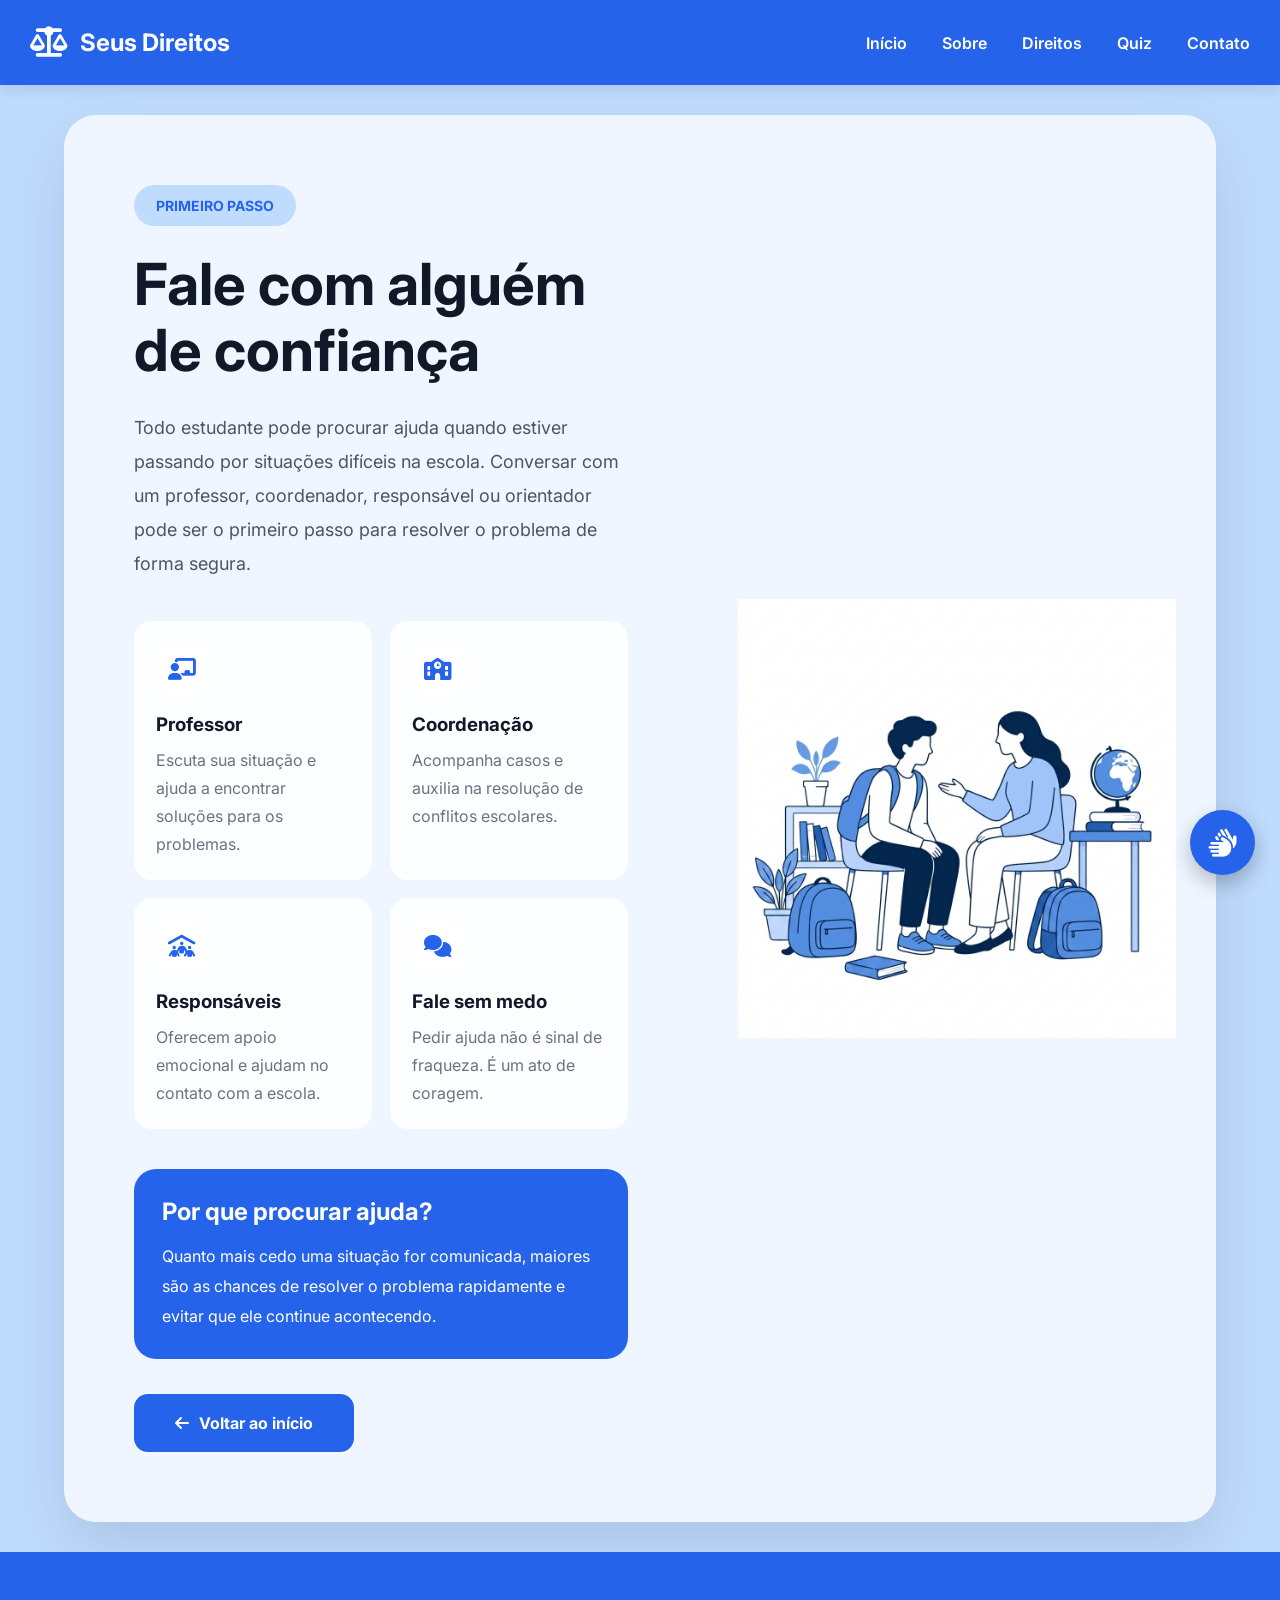
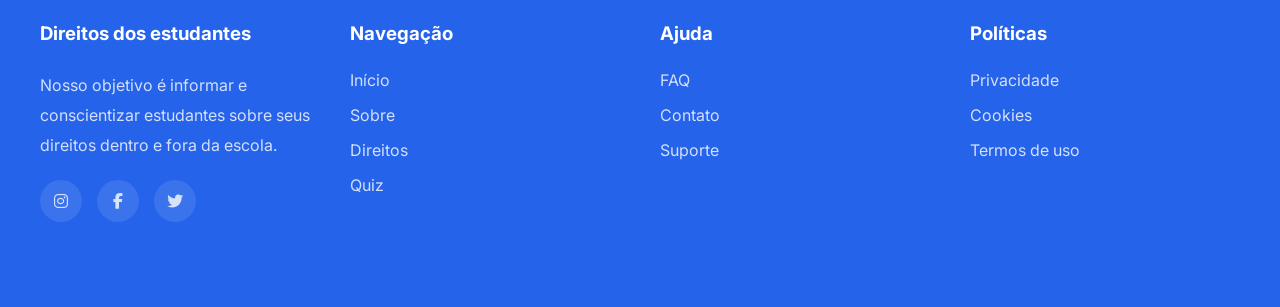
<file: fale-com-alguem.html>
<!DOCTYPE html>
<html lang="pt-br">

<head>
    <meta charset="UTF-8">
    <meta name="viewport" content="width=device-width, initial-scale=1.0">
    <title>Fale com alguém de confiança</title>

    <link rel="stylesheet" href="css/style-fale.css">

    <link rel="stylesheet"
        href="https://cdnjs.cloudflare.com/ajax/libs/font-awesome/6.5.1/css/all.min.css">
</head>

<body>

    <!-- HEADER -->

    <header class="edu-header">

        <div class="container-header">

            <div class="edu-logo">
            <a href="index.html">
                <i class="fa-solid fa-scale-balanced"></i>
            </a>
                <span>Seus Direitos</span>
            </div>

            <nav class="edu-nav">
                <a href="index.html">Início</a>
                <a href="#">Sobre</a>
                <a href="#">Direitos</a>
                <a href="#">Quiz</a>
                <a href="#">Contato</a>
            </nav>

        </div>

    </header>

    <!-- CONTEÚDO -->

    <main class="pagina">

        <div class="conteudo">

            <span class="tag">
                PRIMEIRO PASSO
            </span>

            <h1>Fale com alguém de confiança</h1>

            <p class="descricao">
                Todo estudante pode procurar ajuda quando estiver passando por
                situações difíceis na escola. Conversar com um professor,
                coordenador, responsável ou orientador pode ser o primeiro passo
                para resolver o problema de forma segura.
            </p>

            <div class="cards">

    <div class="card">

        <i class="fa-solid fa-chalkboard-user"></i>

        <h3>Professor</h3>

        <p>
            Escuta sua situação e ajuda a encontrar soluções para os problemas.
        </p>

    </div>

    <div class="card">

        <i class="fa-solid fa-school"></i>

        <h3>Coordenação</h3>

        <p>
            Acompanha casos e auxilia na resolução de conflitos escolares.
        </p>

    </div>

    <div class="card">

        <i class="fa-solid fa-people-roof"></i>

        <h3>Responsáveis</h3>

        <p>
            Oferecem apoio emocional e ajudam no contato com a escola.
        </p>

    </div>

    <div class="card">

        <i class="fa-solid fa-comments"></i>

        <h3>Fale sem medo</h3>

        <p>
            Pedir ajuda não é sinal de fraqueza. É um ato de coragem.
        </p>

    </div>

</div>

            <div class="importante">

                <h2>Por que procurar ajuda?</h2>

                <p>
                    Quanto mais cedo uma situação for comunicada,
                    maiores são as chances de resolver o problema rapidamente
                    e evitar que ele continue acontecendo.
                </p>

            </div>

            <a href="index.html" class="btn">
                <i class="fa-solid fa-arrow-left"></i>
                Voltar ao início
            </a>

        </div>

        <div class="imagem">

            <img src="img/saiba mais fale com alguem.png"
                alt="Pessoa de confiança">

        </div>

    </main>

    <!-- FOOTER -->

    <footer class="footer">

        <div class="footer-container">

            <div class="footer-col">

                <h3>Direitos dos estudantes</h3>

                <p>
                    Nosso objetivo é informar e conscientizar estudantes sobre seus direitos dentro e fora da escola.
                </p>

                <div class="socials">

                     <a href="https://www.instagram.com" target="_blank">
                    <i class="fa-brands fa-instagram"></i>
                    </a>

                    <a href="https://www.facebook.com" target="_blank">
                    <i class="fa-brands fa-facebook-f"></i>
                    </a>

                    <a href="https://x.com" target="_blank">
                    <i class="fa-brands fa-twitter"></i>
                    </a>

                </div>

            </div>

            <div class="footer-col">

                <h3>Navegação</h3>

                <a href="http://127.0.0.1:5500/index.html">Início</a>
                <a href="http://127.0.0.1:5500/sobre.html">Sobre</a>
                <a href="http://127.0.0.1:5500/explorar-direitos.html">Direitos</a>
                <a href="http://127.0.0.1:5500/index.html">Quiz</a>

            </div>

            <div class="footer-col">

                <h3>Ajuda</h3>

                <a href="#">FAQ</a>
                <a href="#">Contato</a>
                <a href="#">Suporte</a>

            </div>

            <div class="footer-col">

                <h3>Políticas</h3>

                <a href="#">Privacidade</a>
                <a href="#">Cookies</a>
                <a href="#">Termos de uso</a>

            </div>

        </div>

    </footer>

    <div class="botao-libras">

    <a href="#" title="Acessibilidade em Libras">
        <i class="fa-solid fa-hands"></i>
    </a>

</body>

</html>
</file>
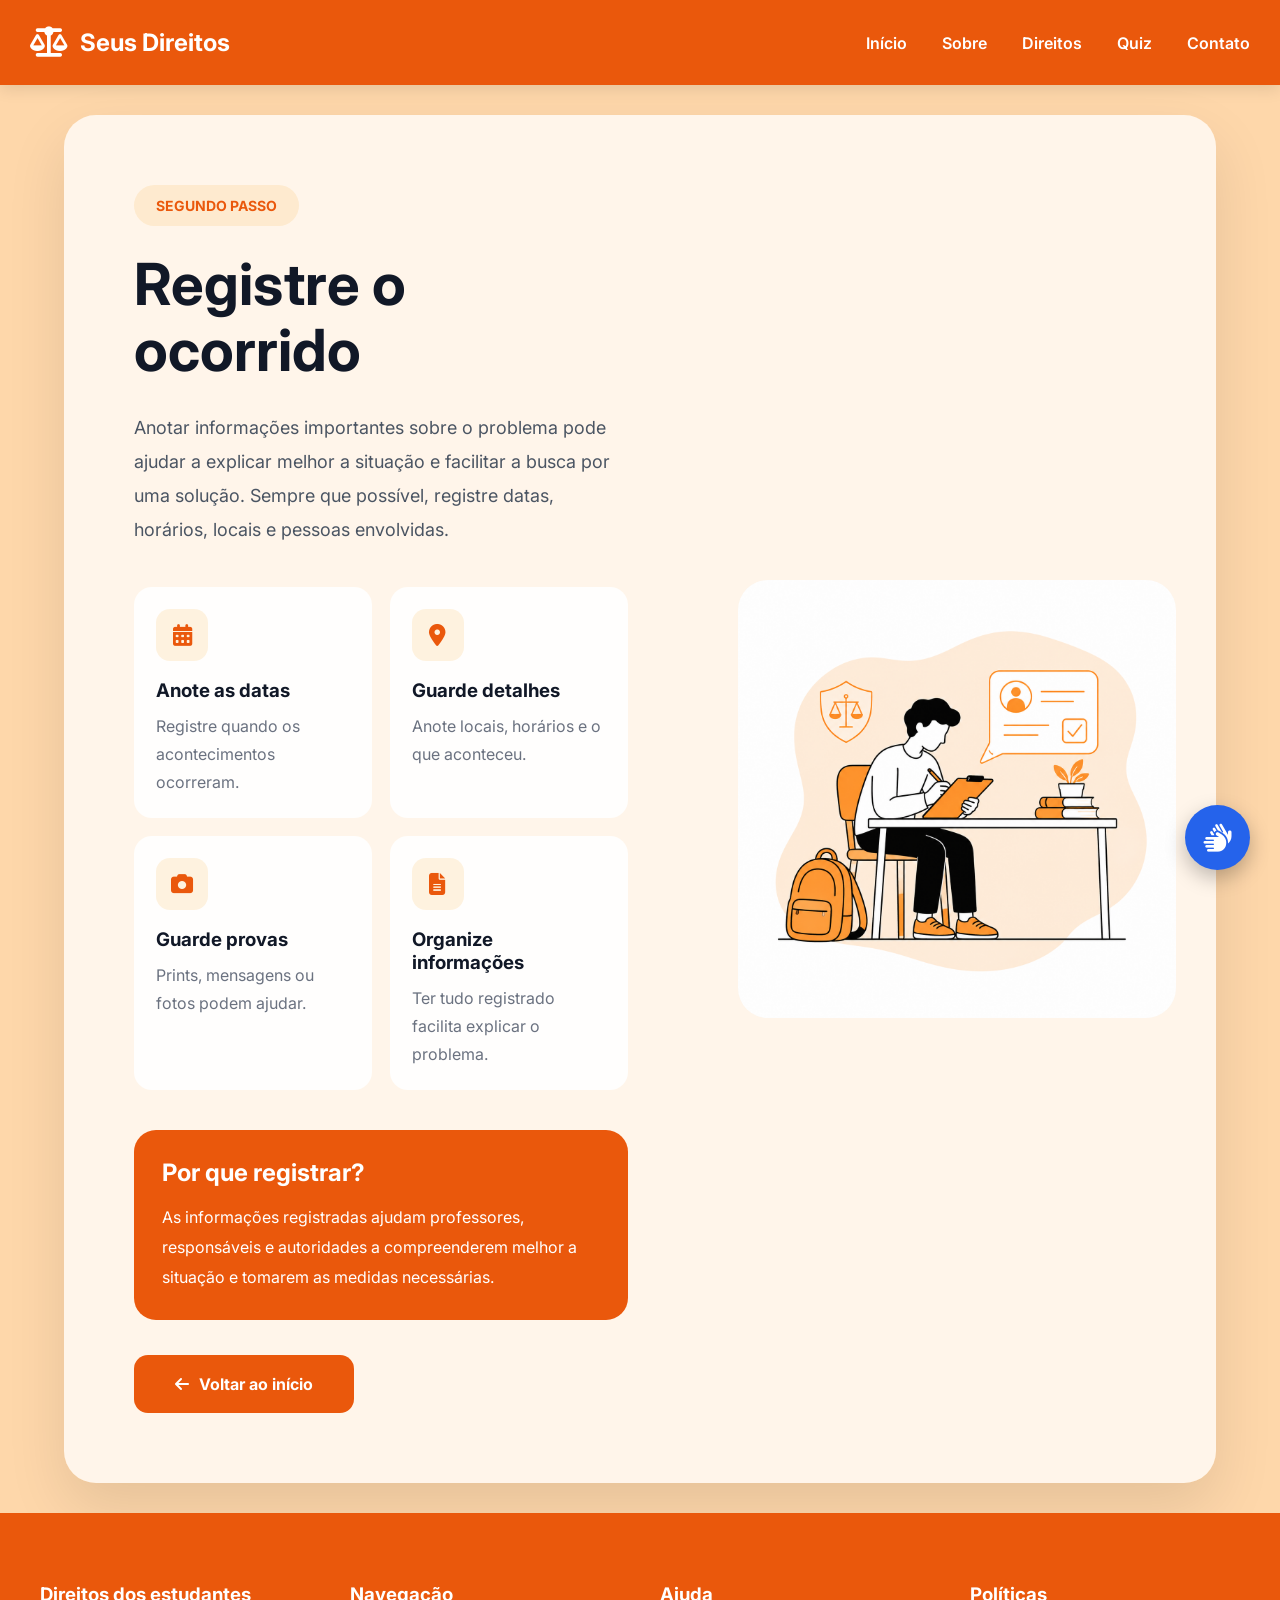
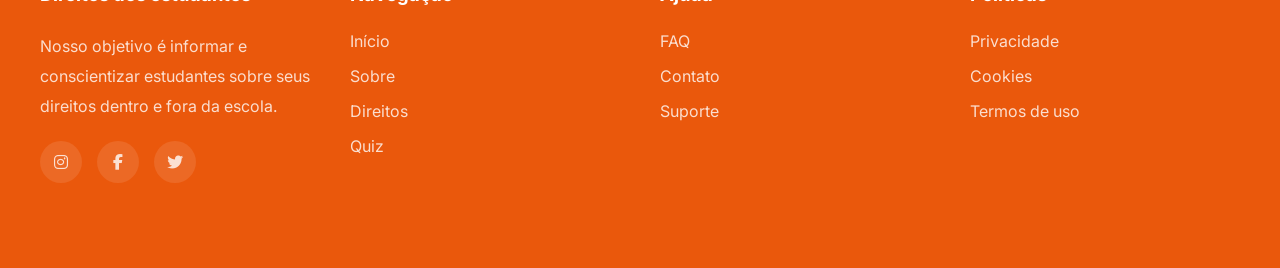
<file: registre.html>
<!DOCTYPE html>
<html lang="pt-br">

<head>
    <meta charset="UTF-8">
    <meta name="viewport" content="width=device-width, initial-scale=1.0">
    <title>Registre o ocorrido</title>

    <link rel="stylesheet" href="css/registre.css">

    <link rel="stylesheet"
        href="https://cdnjs.cloudflare.com/ajax/libs/font-awesome/6.5.1/css/all.min.css">
</head>

<body>

    <!-- HEADER -->

    <header class="edu-header">

        <div class="container-header">

            <div class="edu-logo">
            <a href="index.html">
                <i class="fa-solid fa-scale-balanced"></i>
            </a>
                <span>Seus Direitos</span>
            </div>

            <nav class="edu-nav">
                <a href="index.html">Início</a>
                <a href="#">Sobre</a>
                <a href="#">Direitos</a>
                <a href="#">Quiz</a>
                <a href="#">Contato</a>
            </nav>

        </div>

    </header>

    <!-- CONTEÚDO -->

    <main class="container">

        <div class="left">

            <span class="tag">
                SEGUNDO PASSO
            </span>

            <h1>Registre o ocorrido</h1>

            <p class="descricao">
                Anotar informações importantes sobre o problema pode ajudar a explicar melhor a situação e facilitar a busca por uma solução.
                Sempre que possível, registre datas, horários, locais e pessoas envolvidas.
            </p>

            <div class="cards">

                <div class="mini-card">

                    <h3>
                        <i class="fa-solid fa-calendar-days"></i>
                        Anote as datas
                    </h3>

                    <p>
                        Registre quando os acontecimentos ocorreram.
                    </p>

                </div>

                <div class="mini-card">

                    <h3>
                        <i class="fa-solid fa-location-dot"></i>
                        Guarde detalhes
                    </h3>

                    <p>
                        Anote locais, horários e o que aconteceu.
                    </p>

                </div>

                <div class="mini-card">

                    <h3>
                        <i class="fa-solid fa-camera"></i>
                        Guarde provas
                    </h3>

                    <p>
                        Prints, mensagens ou fotos podem ajudar.
                    </p>

                </div>

                <div class="mini-card">

                    <h3>
                        <i class="fa-solid fa-file-lines"></i>
                        Organize informações
                    </h3>

                    <p>
                        Ter tudo registrado facilita explicar o problema.
                    </p>

                </div>

            </div>

            <div class="info-box">

                <h2>Por que registrar?</h2>

                <p>
                    As informações registradas ajudam professores,
                    responsáveis e autoridades a compreenderem melhor
                    a situação e tomarem as medidas necessárias.
                </p>

            </div>

            <a href="index.html" class="botao">
                <i class="fa-solid fa-arrow-left"></i>
                Voltar ao início
            </a>

        </div>

        <div class="right">

            <img src="img/saiba mais registre o ocorrido.png"
                alt="Registro de informações">

        </div>

    </main>

    <!-- FOOTER -->

    <footer class="footer">

        <div class="footer-container">

            <div class="footer-col">

                <h3>Direitos dos estudantes</h3>

                <p>
                    Nosso objetivo é informar e conscientizar estudantes sobre seus direitos dentro e fora da escola.
                </p>

                <div class="socials">

                    <a href="https://www.instagram.com" target="_blank">
                    <i class="fa-brands fa-instagram"></i>
                    </a>

                    <a href="https://www.facebook.com" target="_blank">
                    <i class="fa-brands fa-facebook-f"></i>
                    </a>

                    <a href="https://x.com" target="_blank">
                    <i class="fa-brands fa-twitter"></i>
                    </a>

                </div>

            </div>

            <div class="footer-col">

                <h3>Navegação</h3>

               <a href="http://127.0.0.1:5500/index.html">Início</a>
                <a href="http://127.0.0.1:5500/sobre.html">Sobre</a>
                <a href="http://127.0.0.1:5500/explorar-direitos.html">Direitos</a>
                <a href="http://127.0.0.1:5500/index.html">Quiz</a>
            </div>

            <div class="footer-col">

                <h3>Ajuda</h3>

                <a href="#">FAQ</a>
                <a href="#">Contato</a>
                <a href="#">Suporte</a>

            </div>

            <div class="footer-col">

                <h3>Políticas</h3>

                <a href="#">Privacidade</a>
                <a href="#">Cookies</a>
                <a href="#">Termos de uso</a>

            </div>

        </div>

    </footer>

   <div class="botao-libras">

    <a href="#" title="Acessibilidade em Libras">
        <i class="fa-solid fa-hands"></i>
    </a>

</body>

</html>
</file>
<file: css/style-fale.css>
@import url('https://fonts.googleapis.com/css2?family=Inter:wght@100..900&display=swap');

*{
    margin: 0;
    padding: 0;
    box-sizing: border-box;
}

body{
    font-family: 'Inter', sans-serif;
    min-height: 100vh;
    background: #bfdbfe;
}

 a {
    color: white;
 }
/* HEADER */

.edu-header{
    width: 100%;
    height: 85px;

    display: flex;
    justify-content: center;
    align-items: center;

    background: #2563eb;

    box-shadow: 0 4px 15px rgba(0,0,0,.10);
}

.container-header{
    width: 100%;
    max-width: 1400px;

    display: flex;
    justify-content: space-between;
    align-items: center;

    padding: 0 30px;
}

.edu-logo{
    display: flex;
    align-items: center;
    gap: 12px;

    color: white;
    font-size: 24px;
    font-weight: 700;
}

.edu-logo i{
    font-size: 30px;
}

.edu-nav{
    display: flex;
    gap: 35px;
}

.edu-nav a{
    text-decoration: none;
    color: white;
    font-weight: 600;
    transition: .3s;
}

.edu-nav a:hover{
    opacity: .8;
}

/* CONTAINER */

.pagina{
    width: 90%;
    max-width: 1400px;

    margin: 30px auto;

    background: rgba(255,255,255,0.75);

    border-radius: 32px;

    overflow: hidden;

    display: flex;
    justify-content: space-between;
    align-items: center;

    box-shadow: 0px 25px 60px rgba(0,0,0,0.10);
}

/* CONTEÚDO */

.conteudo{
    width: 55%;
    padding: 70px;
}

.tag{
    width: fit-content;

    background: #bfdbfe;
    color: #2563eb;

    padding: 12px 22px;

    border-radius: 999px;

    font-size: 14px;
    font-weight: 700;

    margin-bottom: 25px;
    display: inline-block;
}

h1{
    font-size: 58px;
    line-height: 66px;

    color: #111827;

    margin-bottom: 28px;
}

.descricao{
    font-size: 18px;
    line-height: 34px;

    color: #4B5563;

    margin-bottom: 40px;
}

/* CARDS */

.cards{
    display: grid;
    grid-template-columns: repeat(2,1fr);

    gap: 18px;

    margin-bottom: 40px;
}

.card i{
    width: 52px;
    height: 52px;

    display: flex;
    align-items: center;
    justify-content: center;

    margin-bottom: 18px;

    border-radius: 14px;

    background-color: rgba(255,255,255,0.9);

    color: #2563eb;

    font-size: 22px;
}

.card{
    background: rgba(255,255,255,0.9);

    border-radius: 18px;

    padding: 22px;

    transition: .3s;
}

.card:hover{
    transform: translateY(-5px);

    box-shadow: 0px 15px 30px rgba(0,0,0,0.08);
}

.card h3{
    margin-bottom: 10px;

    color: #111827;
}

.card p{
    color: #6B7280;

    line-height: 28px;
}

/* INFO BOX */

.importante{
    background: #2563eb;

    border-radius: 22px;

    padding: 28px;

    color: white;

    margin-bottom: 35px;
}

.importante h2{
    margin-bottom: 15px;
}

.importante p{
    line-height: 30px;
}

/* BOTÃO */

.btn{
    width: 220px;
    height: 58px;

    background: #2563eb;

    color: white;

    border-radius: 14px;

    display: flex;
    align-items: center;
    justify-content: center;

    gap: 10px;

    text-decoration: none;

    font-weight: 700;

    transition: .3s;
}

.btn:hover{
    box-shadow: 0px 15px 30px rgba(22,163,74,.30);
}

/* IMAGEM */

.imagem{
    width: 45%;

    display: flex;
    justify-content: center;
    align-items: center;

    padding: 40px;
}

.imagem img{
    width: 100%;
    max-width: 500px;

    object-fit: contain;
}

/* FOOTER */

.footer{
    background: #2563eb;

    padding: 70px 20px;

    color: white;
}

.footer-container{
    max-width: 1200px;

    margin: 0 auto;

    display: grid;

    grid-template-columns: repeat(4,1fr);

    gap: 40px;
}

.footer-col h3{
    margin-bottom: 25px;
}

.footer-col p{
    line-height: 30px;

    color: rgba(255,255,255,0.8);
}

.footer-col a{
    display: block;

    text-decoration: none;

    color: rgba(255,255,255,0.8);

    margin-bottom: 15px;

    transition: .3s;
}

.footer-col a:hover{
    color: white;
}

.socials{
    display: flex;
    gap: 15px;

    margin-top: 20px;
}

.socials i{
    width: 42px;
    height: 42px;

    border-radius: 50%;

    background: rgba(255,255,255,0.1);

    display: flex;
    align-items: center;
    justify-content: center;

    cursor: pointer;

    transition: .3s;
}

.socials i:hover{
    transform: translateY(-5px);
}

/* ==========================
   BOTÃO DE LIBRAS
========================== */

.botao-libras{

    position: fixed;

    bottom: 25px;

    right: 25px;

    z-index: 1000;

}

.botao-libras a{

    width: 65px;

    height: 65px;

    background: #2563EB;

    border-radius: 50%;

    display: flex;

    justify-content: center;

    align-items: center;

    text-decoration: none;

    color: white;

    font-size: 28px;

    box-shadow: 0 8px 20px rgba(0,0,0,0.25);

    transition: 0.3s ease;

}

.botao-libras a:hover{

    background: #1D4ED8;

    transform: translateY(-5px);

}
/* RESPONSIVO */

@media(max-width: 1024px){

    .pagina{
        flex-direction: column;
        text-align: center;
    }

    .conteudo,
    .imagem{
        width: 100%;
    }

    .tag{
        margin-left: auto;
        margin-right: auto;
    }

    .btn{
        margin: 0 auto;
    }
}

@media(max-width: 768px){

    .edu-header{
        flex-direction: column;
        height: auto;
        padding: 20px;
        gap: 15px;
    }

    .edu-nav{
        flex-wrap: wrap;
        justify-content: center;
        gap: 20px;
    }

    .conteudo{
        padding: 40px 25px;
    }

    h1{
        font-size: 42px;
        line-height: 50px;
    }

    .cards{
        grid-template-columns: 1fr;
    }

    .imagem img{
        max-width: 300px;
    }

    .footer-container{
        grid-template-columns: 1fr;
        text-align: center;
    }

    .socials{
        justify-content: center;
    }
}

@media(max-width: 480px){

    .conteudo{
        padding: 30px 20px;
    }

    img {
        display: none;
    }
    .imagem {
        display: none;
    }
    h1{
        font-size: 34px;
        line-height: 42px;
    }

    .descricao{
        font-size: 16px;
        line-height: 28px;
    }

    .card{
        padding: 18px;
    }

    .btn{
        width: 100%;
    }

    .edu-logo{
        font-size: 20px;
    }
}
</file>
<file: css/registre.css>
@import url('https://fonts.googleapis.com/css2?family=Inter:wght@100..900&display=swap');

*{
    margin: 0;
    padding: 0;
    box-sizing: border-box;
}

body{
    font-family: 'Inter', sans-serif;
    min-height: 100vh;
    background: #fed7aa;
}

a {
    color: white;
}
.edu-header{
    width: 100%;
    height: 85px;

    display: flex;
    justify-content: center;
    align-items: center;
    background: #ea580c;

    box-shadow: 0 4px 15px rgba(0,0,0,.10);
}

.edu-header .container-header{
    width: 100%;
    max-width: 1400px;

    display: flex;
    justify-content: space-between;
    align-items: center;

    padding: 0 30px;
}

.edu-logo{
    display: flex;
    align-items: center;
    gap: 12px;

    color: white;

    font-size: 24px;
    font-weight: 700;
}

.edu-logo i{
    font-size: 30px;
}

.edu-nav{
    display: flex;
    gap: 35px;
}

.edu-nav a{
    text-decoration: none;

    color: white;

    font-weight: 600;

    transition: .3s;
}

.edu-nav a:hover{
    opacity: .8;
}

/* CONTAINER */

.container{
    width: 90%;
    max-width: 1400px;

    margin: 30px auto;

    background: rgba(255,255,255,0.75);

    border-radius: 32px;

    overflow: hidden;

    display: flex;
    justify-content: space-between;
    align-items: center;

    box-shadow: 0px 25px 60px rgba(0,0,0,0.10);
}

/* LEFT */

.left{
    width: 55%;
    padding: 70px;
}

.tag{
    width: fit-content;

    background: rgba(245,158,11,0.12);
    color: #ea580c;

    padding: 12px 22px;

    border-radius: 999px;

    font-size: 14px;
    font-weight: 700;

    display: inline-block;
    margin-bottom: 25px;
}

.left h1{
    font-size: 58px;
    line-height: 66px;

    color: #111827;

    margin-bottom: 28px;
}

.descricao{
    font-size: 18px;
    line-height: 34px;

    color: #4B5563;

    margin-bottom: 40px;
}

/* CARDS */

.cards{
    display: grid;

    grid-template-columns: repeat(2,1fr);

    gap: 18px;

    margin-bottom: 40px;
}

.mini-card{
    background: rgba(255,255,255,0.9);

    border-radius: 18px;

    padding: 22px;

    transition: 0.3s;
}

.mini-card:hover{
    transform: translateY(-5px);

    box-shadow: 0px 15px 30px rgba(0,0,0,0.08);
}

.mini-card i{
    width: 52px;
    height: 52px;

    border-radius: 14px;

    background: rgba(245,158,11,0.12);

    color: #ea580c;

    display: flex;
    align-items: center;
    justify-content: center;

    font-size: 22px;

    margin-bottom: 18px;
}

.mini-card h3{
    margin-bottom: 10px;

    color: #111827;
}

.mini-card p{
    color: #6B7280;

    line-height: 28px;
}

/* INFO BOX */

.info-box{
    background-color: #ea580c;

    border-radius: 22px;

    padding: 28px;

    color: white;

    margin-bottom: 35px;
}

.info-box h2{
    margin-bottom: 15px;
}

.info-box p{
    line-height: 30px;
}

/* BOTÃO */

.botao{
    width: 220px;
    height: 58px;

    background: #ea580c;

    color: white;

    border-radius: 14px;

    display: flex;
    align-items: center;
    justify-content: center;

    gap: 10px;

    text-decoration: none;

    font-weight: 700;

    transition: 0.3s;
}

.botao:hover{
    box-shadow: 0px 15px 30px rgba(245,158,11,0.35);
}

/* RIGHT */

.right{
    width: 45%;

    display: flex;
    justify-content: center;
    align-items: center;

    padding: 40px;
}

.right img{
    width: 100%;
    max-width: 500px;

    object-fit: contain;

    border-radius: 30px;
}

/* FOOTER */

.footer{
    background: #ea580c;

    padding: 70px 20px;

    color: white;

    width: 100%;
}

.footer-container{
    max-width: 1200px;

    margin: 0 auto;

    display: grid;

    grid-template-columns: repeat(4,1fr);

    gap: 40px;
}

.footer-col h3{
    margin-bottom: 25px;
}

.footer-col p{
    line-height: 30px;

    color: rgba(255,255,255,0.8);
}

.footer-col a{
    display: block;

    text-decoration: none;

    color: rgba(255,255,255,0.8);

    margin-bottom: 15px;

    transition: 0.3s;
}

.footer-col a:hover{
    color: white;
}

.socials{
    display: flex;
    gap: 15px;

    margin-top: 20px;
}

.socials i{
    width: 42px;
    height: 42px;

    border-radius: 50%;

    background: rgba(255,255,255,0.1);

    display: flex;
    align-items: center;
    justify-content: center;

    cursor: pointer;

    transition: 0.3s;
}

.socials i:hover{
    transform: translateY(-5px);
}

.botao-libras{
    position: fixed;
    bottom: 30px;
    right: 30px;
    z-index: 9999;
}

.botao-libras a{
    width: 65px;
    height: 65px;
    background: #2563EB;
    border-radius: 50%;
    display: flex;
    justify-content: center;
    align-items: center;
    color: #fff;
    text-decoration: none;
    font-size: 28px;
    box-shadow: 0 8px 20px rgba(0,0,0,.25);
    transition: .3s;
}

.botao-libras a:hover{
    transform: scale(1.1);
    background: #1D4ED8;
}

/* RESPONSIVO */

@media(max-width: 1024px){

    .container{
        flex-direction: column;
        text-align: center;
    }

    .left,
    .right{
        width: 100%;
    }

    .cards{
        grid-template-columns: 1fr 1fr;
    }

    .tag{
        margin-left: auto;
        margin-right: auto;
    }

    .botao{
        margin: 0 auto;
    }
}

@media(max-width: 768px){

    .edu-header{
        flex-direction: column;

        height: auto;

        padding: 20px;

        gap: 15px;
    }

    .edu-nav{
        flex-wrap: wrap;
        justify-content: center;

        gap: 20px;
    }

    .left{
        padding: 40px 25px;
    }

    .left h1{
        font-size: 42px;
        line-height: 50px;
    }

    .cards{
        grid-template-columns: 1fr;
    }

    .right img{
        max-width: 300px;
    }

    .footer-container{
        grid-template-columns: 1fr;

        text-align: center;
    }

    .socials{
        justify-content: center;
    }
}

@media(max-width: 480px){

    .left{
        padding: 30px 20px;
    }

    .right {
        display: none;
    }

    .left h1{
        font-size: 34px;
        line-height: 42px;
    }

    .descricao{
        font-size: 16px;
        line-height: 28px;
    }

    .mini-card{
        padding: 18px;
    }

    .botao{
        width: 100%;
    }

    .edu-logo{
        font-size: 20px;
    }
}
</file>
